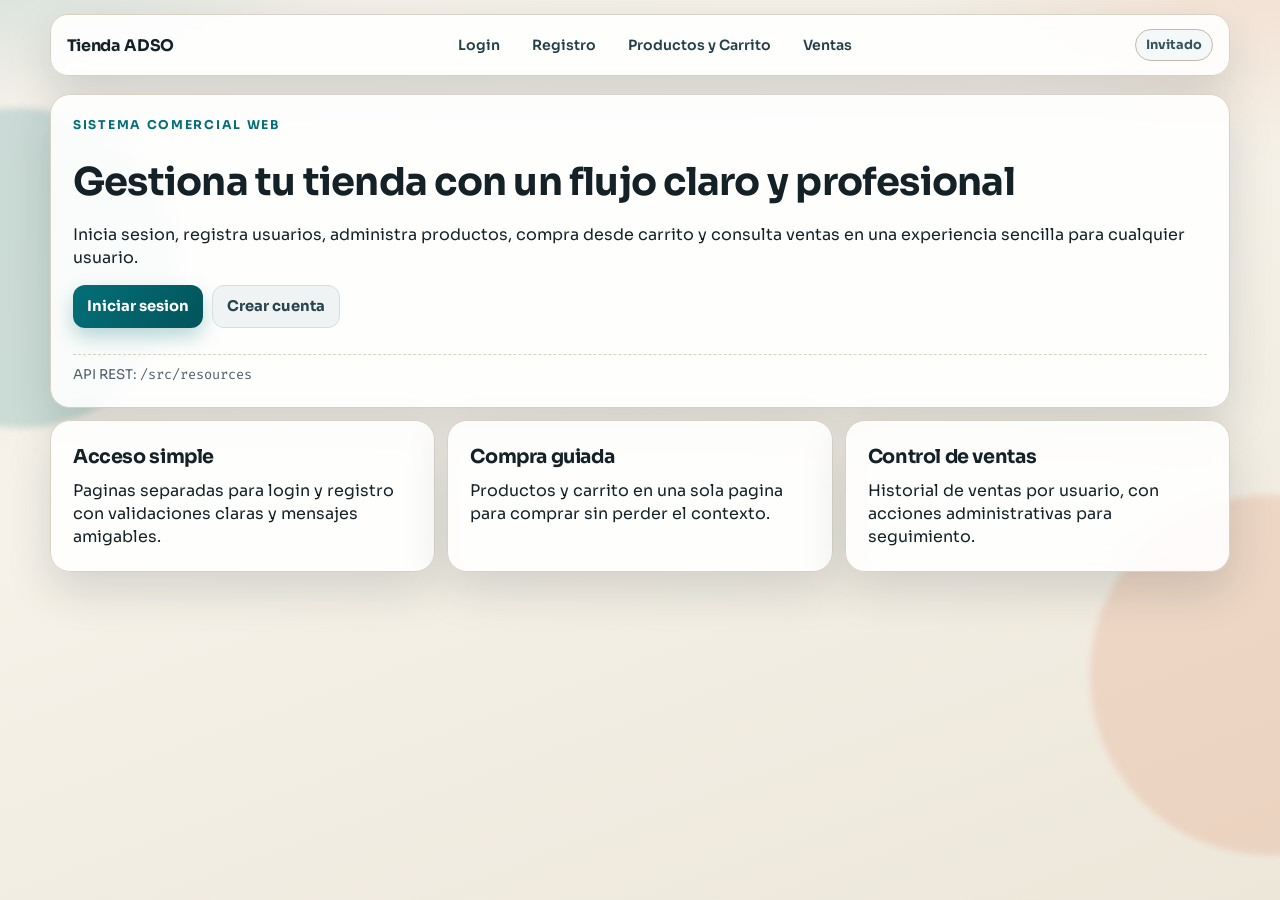
<file: src/main/webapp/index.html>
<!DOCTYPE html>
<html lang="es">

<head>
    <meta charset="UTF-8">
    <meta name="viewport" content="width=device-width, initial-scale=1.0">
    <title>Tienda ADSO | Inicio</title>
    <link rel="preconnect" href="https://fonts.googleapis.com">
    <link rel="preconnect" href="https://fonts.gstatic.com" crossorigin>
    <link
        href="https://fonts.googleapis.com/css2?family=Sora:wght@400;500;600;700&family=Fira+Code:wght@400;500&display=swap"
        rel="stylesheet">
    <link rel="stylesheet" href="assets/styles.css">
</head>

<body data-page="home">
    <div class="atmo atmo-left" aria-hidden="true"></div>
    <div class="atmo atmo-right" aria-hidden="true"></div>

    <header class="topbar container">
        <a class="brand" href="index.html">Tienda ADSO</a>
        <nav class="menu" aria-label="Navegacion principal">
            <a href="login.html">Login</a>
            <a href="registro.html">Registro</a>
            <a href="productos.html">Productos y Carrito</a>
            <a href="ventas.html">Ventas</a>
        </nav>
        <div class="session-tools">
            <span id="user-pill" class="pill">Invitado</span>
            <button id="logout-button" class="btn btn-light hidden" type="button">Cerrar sesion</button>
        </div>
    </header>

    <main class="container hero-home">
        <section class="hero-copy card">
            <p class="kicker">Sistema comercial web</p>
            <h1>Gestiona tu tienda con un flujo claro y profesional</h1>
            <p>
                Inicia sesion, registra usuarios, administra productos, compra desde carrito y consulta ventas
                en una experiencia sencilla para cualquier usuario.
            </p>
            <div class="hero-actions">
                <a id="home-primary-action" class="btn btn-primary" href="login.html">Iniciar sesion</a>
                <a class="btn btn-light" href="registro.html">Crear cuenta</a>
            </div>
            <p class="api-hint">API REST: <span id="api-base" class="mono"></span></p>
        </section>

        <section class="hero-features grid-3">
            <article class="card feature-card">
                <h2>Acceso simple</h2>
                <p>Paginas separadas para login y registro con validaciones claras y mensajes amigables.</p>
            </article>
            <article class="card feature-card">
                <h2>Compra guiada</h2>
                <p>Productos y carrito en una sola pagina para comprar sin perder el contexto.</p>
            </article>
            <article class="card feature-card">
                <h2>Control de ventas</h2>
                <p>Historial de ventas por usuario, con acciones administrativas para seguimiento.</p>
            </article>
        </section>
    </main>

    <div id="toast-region" class="toast-region" aria-live="polite" aria-atomic="true"></div>

    <script src="assets/app.js"></script>
</body>

</html>
</file>
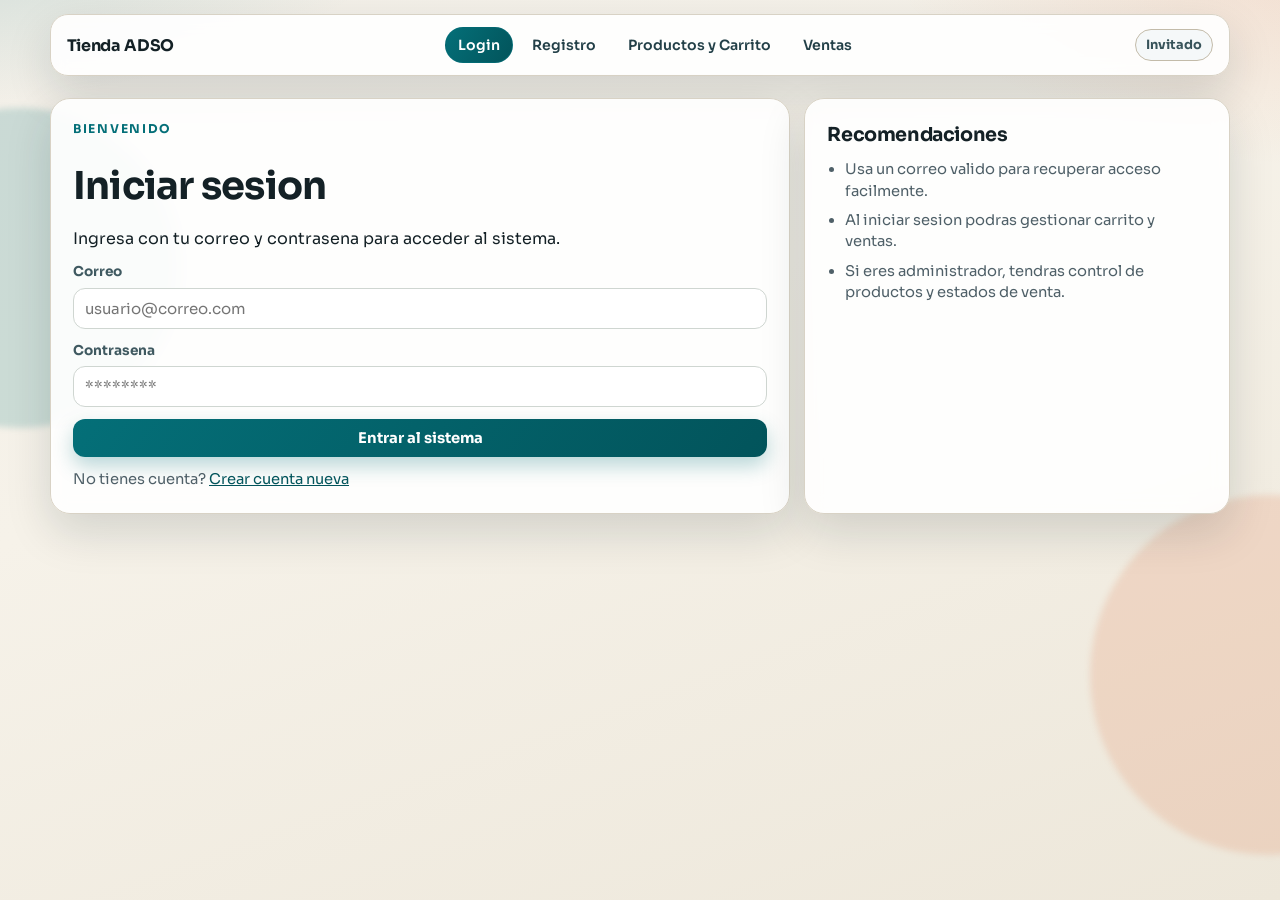
<file: src/main/webapp/login.html>
<!DOCTYPE html>
<html lang="es">

<head>
  <meta charset="UTF-8">
  <meta name="viewport" content="width=device-width, initial-scale=1.0">
  <title>Tienda ADSO | Login</title>
  <link rel="preconnect" href="https://fonts.googleapis.com">
  <link rel="preconnect" href="https://fonts.gstatic.com" crossorigin>
  <link
    href="https://fonts.googleapis.com/css2?family=Sora:wght@400;500;600;700&family=Fira+Code:wght@400;500&display=swap"
    rel="stylesheet">
  <link rel="stylesheet" href="assets/styles.css">
</head>

<body data-page="login">
  <div class="atmo atmo-left" aria-hidden="true"></div>
  <div class="atmo atmo-right" aria-hidden="true"></div>

  <header class="topbar container">
    <a class="brand" href="index.html">Tienda ADSO</a>
    <nav class="menu" aria-label="Navegacion principal">
      <a class="is-current" href="login.html">Login</a>
      <a href="registro.html">Registro</a>
      <a href="productos.html">Productos y Carrito</a>
      <a href="ventas.html">Ventas</a>
    </nav>
    <div class="session-tools">
      <span id="user-pill" class="pill">Invitado</span>
      <button id="logout-button" class="btn btn-light hidden" type="button">Cerrar sesion</button>
    </div>
  </header>

  <main class="container auth-layout">
    <section class="card auth-card">
      <p class="kicker">Bienvenido</p>
      <h1>Iniciar sesion</h1>
      <p>Ingresa con tu correo y contrasena para acceder al sistema.</p>

      <form id="login-form" class="form" novalidate>
        <div class="field">
          <label for="login-correo">Correo</label>
          <input id="login-correo" name="correo" type="email" placeholder="usuario@correo.com" required>
        </div>
        <div class="field">
          <label for="login-password">Contrasena</label>
          <input id="login-password" name="password" type="password" placeholder="********" required>
        </div>
        <button id="login-submit" class="btn btn-primary" type="submit">Entrar al sistema</button>
      </form>

      <p class="muted">No tienes cuenta? <a href="registro.html">Crear cuenta nueva</a></p>
    </section>

    <aside class="card side-info">
      <h2>Recomendaciones</h2>
      <ul class="plain-list">
        <li>Usa un correo valido para recuperar acceso facilmente.</li>
        <li>Al iniciar sesion podras gestionar carrito y ventas.</li>
        <li>Si eres administrador, tendras control de productos y estados de venta.</li>
      </ul>
    </aside>
  </main>

  <div id="toast-region" class="toast-region" aria-live="polite" aria-atomic="true"></div>

  <script src="assets/app.js"></script>
</body>

</html>
</file>
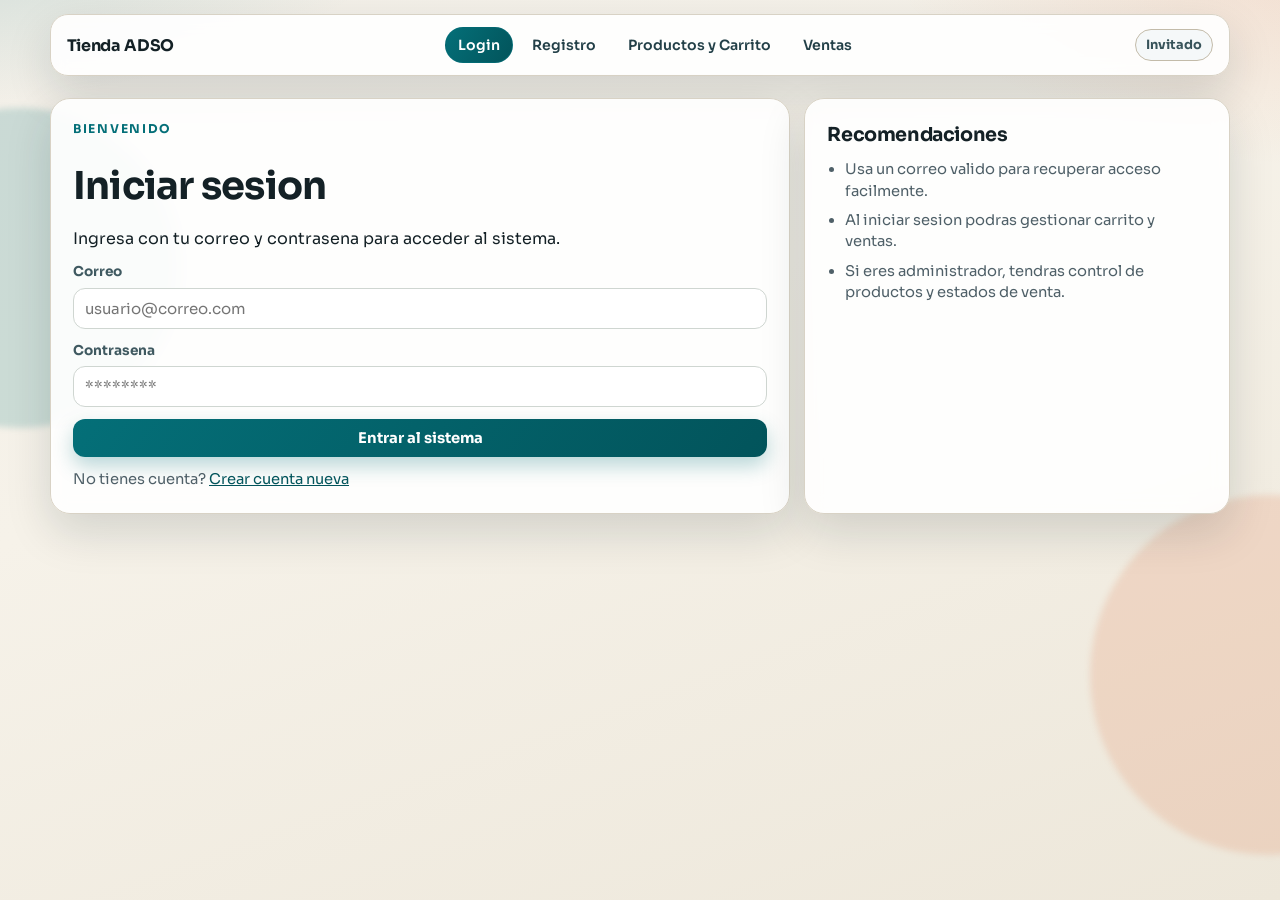
<file: src/main/webapp/productos.html>
<!DOCTYPE html>
<html lang="es">

<head>
  <meta charset="UTF-8">
  <meta name="viewport" content="width=device-width, initial-scale=1.0">
  <title>Tienda ADSO | Productos y Carrito</title>
  <link rel="preconnect" href="https://fonts.googleapis.com">
  <link rel="preconnect" href="https://fonts.gstatic.com" crossorigin>
  <link
    href="https://fonts.googleapis.com/css2?family=Sora:wght@400;500;600;700&family=Fira+Code:wght@400;500&display=swap"
    rel="stylesheet">
  <link rel="stylesheet" href="assets/styles.css">
</head>

<body data-page="products">
  <div class="atmo atmo-left" aria-hidden="true"></div>
  <div class="atmo atmo-right" aria-hidden="true"></div>

  <header class="topbar container">
    <a class="brand" href="index.html">Tienda ADSO</a>
    <nav class="menu" aria-label="Navegacion principal">
      <a href="login.html">Login</a>
      <a href="registro.html">Registro</a>
      <a class="is-current" href="productos.html">Productos y Carrito</a>
      <a href="ventas.html">Ventas</a>
    </nav>
    <div class="session-tools">
      <span id="user-pill" class="pill">Invitado</span>
      <button id="logout-button" class="btn btn-light hidden" type="button">Cerrar sesion</button>
    </div>
  </header>

  <main class="container products-layout">
    <section class="card product-zone">
      <div class="section-head">
        <div>
          <p class="kicker">Catalogo</p>
          <h1>Productos disponibles</h1>
        </div>
        <div class="head-actions">
          <label class="check-wrap" for="only-active">
            <input id="only-active" type="checkbox" checked>
            Solo activos
          </label>
          <button id="refresh-products" class="btn btn-light" type="button">Actualizar lista</button>
        </div>
      </div>
      <div id="products-grid" class="product-grid"></div>
    </section>

    <aside class="card cart-zone">
      <p class="kicker">Compra actual</p>
      <h2>Carrito</h2>
      <p id="cart-empty" class="muted">Cargando carrito...</p>
      <ul id="cart-list" class="cart-list"></ul>
      <div class="cart-total">
        <span>Total</span>
        <strong id="cart-total">0.00</strong>
      </div>
      <div class="stack-actions">
        <button id="clear-cart" class="btn btn-light" type="button">Vaciar carrito</button>
        <button id="checkout" class="btn btn-primary" type="button">Finalizar compra</button>
        <button id="refresh-cart" class="btn btn-light" type="button">Recargar carrito</button>
      </div>
      <p class="muted">Al finalizar compra se genera una venta automaticamente.</p>
    </aside>

    <section id="admin-panel" class="card admin-panel hidden">
      <div class="section-head compact">
        <div>
          <p class="kicker">Administracion</p>
          <h2 id="product-form-title">Crear producto</h2>
        </div>
      </div>

      <form id="product-form" class="form form-grid" novalidate>
        <div class="field">
          <label for="prod-nombre">Nombre</label>
          <input id="prod-nombre" name="nombre" type="text" required>
        </div>
        <div class="field">
          <label for="prod-precio">Precio</label>
          <input id="prod-precio" name="precio" type="number" min="0.01" step="0.01" required>
        </div>
        <div class="field full">
          <label for="prod-descripcion">Descripcion</label>
          <textarea id="prod-descripcion" name="descripcion" rows="3"></textarea>
        </div>
        <div class="field">
          <label for="prod-stock">Stock</label>
          <input id="prod-stock" name="stock" type="number" min="0" step="1" required>
        </div>
        <div class="field check-field">
          <label class="check-wrap" for="prod-activo">
            <input id="prod-activo" name="activo" type="checkbox" checked>
            Producto activo
          </label>
        </div>
        <div class="actions-inline full">
          <button id="save-product" class="btn btn-primary" type="submit">Guardar producto</button>
          <button id="cancel-edit-product" class="btn btn-light hidden" type="button">Cancelar edicion</button>
        </div>
      </form>
    </section>
  </main>

  <div id="toast-region" class="toast-region" aria-live="polite" aria-atomic="true"></div>

  <script src="assets/app.js"></script>
</body>

</html>
</file>
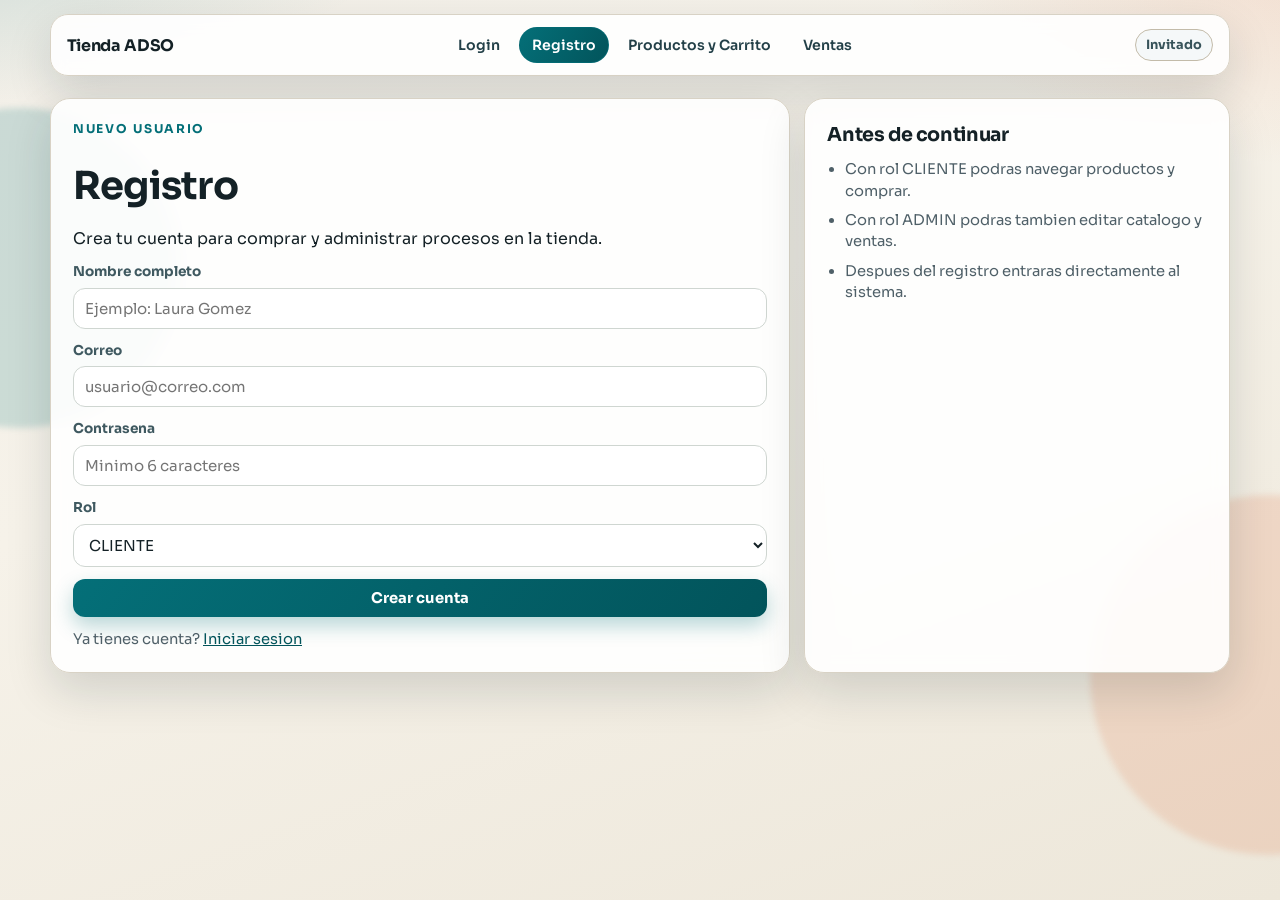
<file: src/main/webapp/registro.html>
<!DOCTYPE html>
<html lang="es">

<head>
  <meta charset="UTF-8">
  <meta name="viewport" content="width=device-width, initial-scale=1.0">
  <title>Tienda ADSO | Registro</title>
  <link rel="preconnect" href="https://fonts.googleapis.com">
  <link rel="preconnect" href="https://fonts.gstatic.com" crossorigin>
  <link
    href="https://fonts.googleapis.com/css2?family=Sora:wght@400;500;600;700&family=Fira+Code:wght@400;500&display=swap"
    rel="stylesheet">
  <link rel="stylesheet" href="assets/styles.css">
</head>

<body data-page="register">
  <div class="atmo atmo-left" aria-hidden="true"></div>
  <div class="atmo atmo-right" aria-hidden="true"></div>

  <header class="topbar container">
    <a class="brand" href="index.html">Tienda ADSO</a>
    <nav class="menu" aria-label="Navegacion principal">
      <a href="login.html">Login</a>
      <a class="is-current" href="registro.html">Registro</a>
      <a href="productos.html">Productos y Carrito</a>
      <a href="ventas.html">Ventas</a>
    </nav>
    <div class="session-tools">
      <span id="user-pill" class="pill">Invitado</span>
      <button id="logout-button" class="btn btn-light hidden" type="button">Cerrar sesion</button>
    </div>
  </header>

  <main class="container auth-layout">
    <section class="card auth-card">
      <p class="kicker">Nuevo usuario</p>
      <h1>Registro</h1>
      <p>Crea tu cuenta para comprar y administrar procesos en la tienda.</p>

      <form id="register-form" class="form" novalidate>
        <div class="field">
          <label for="reg-nombre">Nombre completo</label>
          <input id="reg-nombre" name="nombre" type="text" placeholder="Ejemplo: Laura Gomez" required>
        </div>
        <div class="field">
          <label for="reg-correo">Correo</label>
          <input id="reg-correo" name="correo" type="email" placeholder="usuario@correo.com" required>
        </div>
        <div class="field">
          <label for="reg-password">Contrasena</label>
          <input id="reg-password" name="password" type="password" placeholder="Minimo 6 caracteres" minlength="6"
            required>
        </div>
        <div class="field">
          <label for="reg-rol">Rol</label>
          <select id="reg-rol" name="rol">
            <option value="CLIENTE" selected>CLIENTE</option>
            <option value="ADMIN">ADMIN</option>
          </select>
        </div>
        <button id="register-submit" class="btn btn-primary" type="submit">Crear cuenta</button>
      </form>

      <p class="muted">Ya tienes cuenta? <a href="login.html">Iniciar sesion</a></p>
    </section>

    <aside class="card side-info">
      <h2>Antes de continuar</h2>
      <ul class="plain-list">
        <li>Con rol CLIENTE podras navegar productos y comprar.</li>
        <li>Con rol ADMIN podras tambien editar catalogo y ventas.</li>
        <li>Despues del registro entraras directamente al sistema.</li>
      </ul>
    </aside>
  </main>

  <div id="toast-region" class="toast-region" aria-live="polite" aria-atomic="true"></div>

  <script src="assets/app.js"></script>
</body>

</html>
</file>
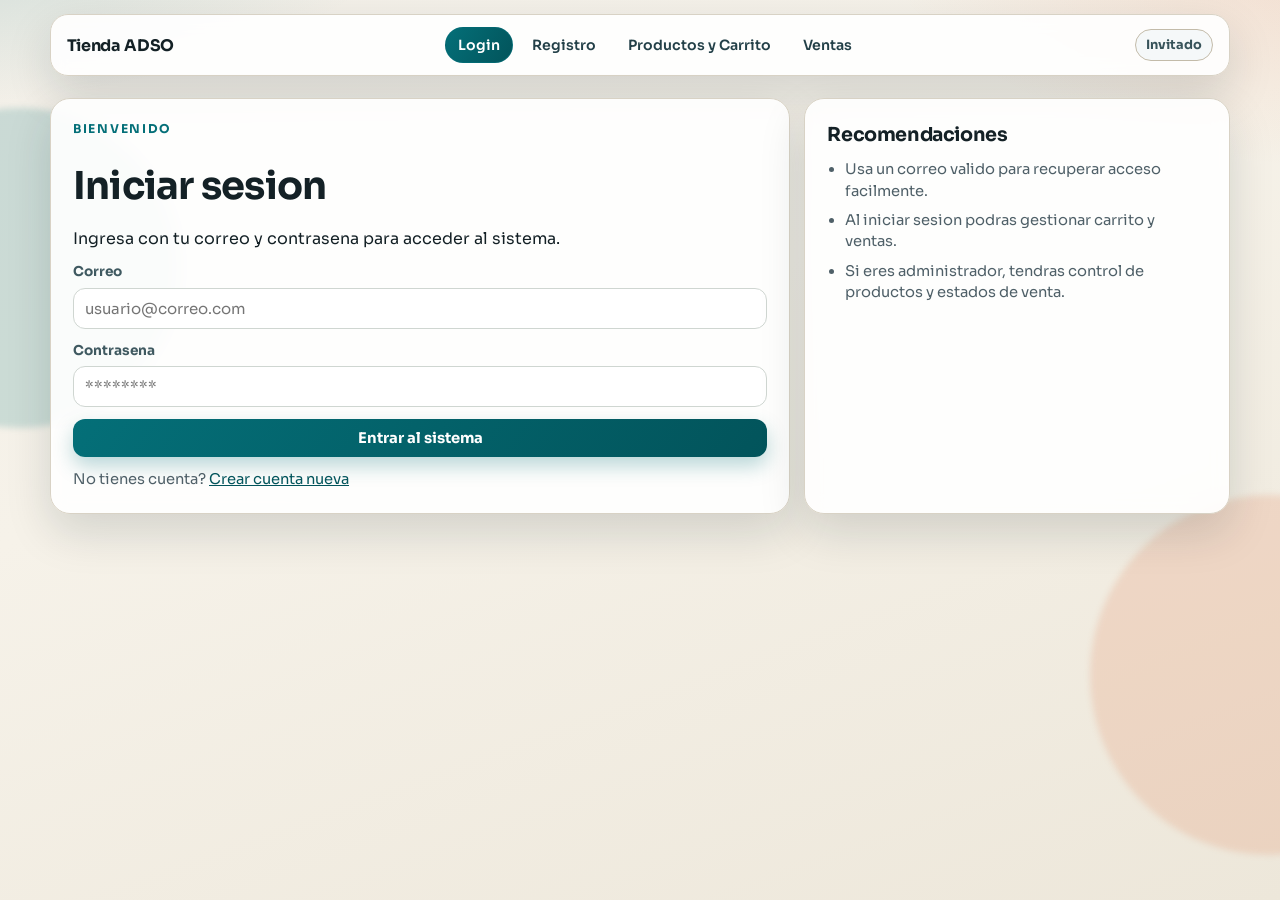
<file: src/main/webapp/ventas.html>
<!DOCTYPE html>
<html lang="es">

<head>
  <meta charset="UTF-8">
  <meta name="viewport" content="width=device-width, initial-scale=1.0">
  <title>Tienda ADSO | Ventas</title>
  <link rel="preconnect" href="https://fonts.googleapis.com">
  <link rel="preconnect" href="https://fonts.gstatic.com" crossorigin>
  <link
    href="https://fonts.googleapis.com/css2?family=Sora:wght@400;500;600;700&family=Fira+Code:wght@400;500&display=swap"
    rel="stylesheet">
  <link rel="stylesheet" href="assets/styles.css">
</head>

<body data-page="sales">
  <div class="atmo atmo-left" aria-hidden="true"></div>
  <div class="atmo atmo-right" aria-hidden="true"></div>

  <header class="topbar container">
    <a class="brand" href="index.html">Tienda ADSO</a>
    <nav class="menu" aria-label="Navegacion principal">
      <a href="login.html">Login</a>
      <a href="registro.html">Registro</a>
      <a href="productos.html">Productos y Carrito</a>
      <a class="is-current" href="ventas.html">Ventas</a>
    </nav>
    <div class="session-tools">
      <span id="user-pill" class="pill">Invitado</span>
      <button id="logout-button" class="btn btn-light hidden" type="button">Cerrar sesion</button>
    </div>
  </header>

  <main class="container sales-layout">
    <section class="card sales-zone">
      <div class="section-head">
        <div>
          <p class="kicker">Seguimiento</p>
          <h1>Ventas</h1>
          <p class="muted">Consulta y controla las ventas registradas en el sistema.</p>
        </div>
        <div class="head-actions">
          <button id="load-my-sales" class="btn btn-primary" type="button">Mis ventas</button>
          <button id="load-all-sales" class="btn btn-light hidden" type="button">Todas las ventas</button>
        </div>
      </div>

      <div id="sales-list" class="sales-grid"></div>
    </section>
  </main>

  <div id="toast-region" class="toast-region" aria-live="polite" aria-atomic="true"></div>

  <script src="assets/app.js"></script>
</body>

</html>
</file>
<file: src/main/webapp/assets/styles.css>
:root {
    --bg: #f2efe8;
    --bg-soft: #fbf9f4;
    --panel: rgba(255, 255, 255, 0.9);
    --panel-strong: #ffffff;
    --line: #d8d2c5;
    --line-strong: #c3bba9;
    --text: #142126;
    --text-soft: #4f6068;
    --brand: #046f78;
    --brand-strong: #02545b;
    --accent: #dd5e2c;
    --ok: #1d7a4a;
    --warn: #9d5d0b;
    --danger: #b63a2f;
    --shadow: 0 18px 45px rgba(15, 32, 40, 0.15);
}

* {
    box-sizing: border-box;
}

html,
body {
    margin: 0;
    padding: 0;
    min-height: 100%;
}

body {
    font-family: "Sora", "Trebuchet MS", sans-serif;
    color: var(--text);
    background:
        radial-gradient(1000px 420px at -10% -15%, rgba(4, 111, 120, 0.22), transparent 58%),
        radial-gradient(900px 440px at 110% -10%, rgba(221, 94, 44, 0.18), transparent 60%),
        linear-gradient(160deg, var(--bg) 0%, #f6f2e9 40%, #ede7da 100%);
    overflow-x: hidden;
    line-height: 1.45;
}

.atmo {
    position: fixed;
    border-radius: 50%;
    pointer-events: none;
    filter: blur(3px);
    z-index: -1;
}

.atmo-left {
    width: 320px;
    height: 320px;
    top: 12%;
    left: -140px;
    background: rgba(4, 111, 120, 0.17);
    animation: float-soft 10s ease-in-out infinite;
}

.atmo-right {
    width: 360px;
    height: 360px;
    right: -170px;
    top: 55%;
    background: rgba(221, 94, 44, 0.15);
    animation: float-soft 11.5s ease-in-out infinite reverse;
}

@keyframes float-soft {
    0%,
    100% {
        transform: translateY(0px);
    }

    50% {
        transform: translateY(-18px);
    }
}

.container {
    width: min(1180px, calc(100% - 28px));
    margin: 0 auto;
}

.topbar {
    margin-top: 14px;
    display: grid;
    grid-template-columns: auto 1fr auto;
    gap: 18px;
    align-items: center;
    background: var(--panel);
    border: 1px solid var(--line);
    border-radius: 18px;
    padding: 12px 16px;
    box-shadow: var(--shadow);
    backdrop-filter: blur(8px);
}

.brand {
    color: var(--text);
    text-decoration: none;
    font-weight: 700;
    letter-spacing: -0.01em;
}

.menu {
    display: flex;
    flex-wrap: wrap;
    gap: 6px;
    justify-content: center;
}

.menu a {
    text-decoration: none;
    color: #234048;
    border-radius: 999px;
    border: 1px solid transparent;
    padding: 7px 12px;
    font-size: 0.88rem;
    font-weight: 600;
    transition: all 0.2s ease;
}

.menu a:hover {
    background: #eef5f6;
    border-color: #d5e2e5;
}

.menu a.is-current {
    background: linear-gradient(120deg, var(--brand), var(--brand-strong));
    color: #ffffff;
    border-color: rgba(4, 111, 120, 0.6);
}

.session-tools {
    display: flex;
    align-items: center;
    gap: 8px;
}

.pill {
    display: inline-flex;
    align-items: center;
    border-radius: 999px;
    border: 1px solid var(--line-strong);
    background: #f5f8f9;
    color: #37535a;
    font-size: 0.8rem;
    font-weight: 700;
    padding: 6px 10px;
}

.pill.pill-auth {
    border-color: rgba(29, 122, 74, 0.35);
    background: rgba(29, 122, 74, 0.13);
    color: var(--ok);
}

.card {
    background: var(--panel);
    border: 1px solid var(--line);
    border-radius: 20px;
    box-shadow: var(--shadow);
    backdrop-filter: blur(8px);
    padding: 22px;
}

h1,
h2,
h3 {
    margin: 0;
    letter-spacing: -0.02em;
}

h1 {
    font-size: clamp(1.6rem, 3vw, 2.4rem);
}

h2 {
    font-size: 1.2rem;
}

h3 {
    font-size: 1rem;
}

p {
    margin: 0;
}

a {
    color: var(--brand-strong);
}

a:hover {
    color: var(--brand);
}

.kicker {
    margin-bottom: 8px;
    text-transform: uppercase;
    letter-spacing: 0.14em;
    font-size: 0.76rem;
    font-weight: 700;
    color: var(--brand);
}

.muted {
    color: var(--text-soft);
    font-size: 0.92rem;
}

.mono {
    font-family: "Fira Code", Consolas, monospace;
    font-size: 0.85rem;
    word-break: break-all;
}

.api-hint {
    margin-top: 14px;
    border-top: 1px dashed var(--line);
    padding-top: 10px;
    color: var(--text-soft);
    font-size: 0.84rem;
}

.btn {
    border: none;
    border-radius: 12px;
    padding: 10px 14px;
    font-family: inherit;
    font-size: 0.92rem;
    font-weight: 700;
    cursor: pointer;
    text-decoration: none;
    display: inline-flex;
    justify-content: center;
    align-items: center;
    gap: 6px;
    transition: transform 0.16s ease, box-shadow 0.16s ease, opacity 0.16s ease;
}

.btn:hover:not(:disabled) {
    transform: translateY(-1px);
}

.btn:disabled {
    opacity: 0.55;
    cursor: not-allowed;
}

.btn-primary {
    color: #ffffff;
    background: linear-gradient(125deg, var(--brand), var(--brand-strong));
    box-shadow: 0 9px 20px rgba(4, 111, 120, 0.28);
}

.btn-light {
    color: #28444c;
    background: #eff3f3;
    border: 1px solid #d5dee0;
}

.btn-danger {
    color: #ffffff;
    background: #bd3a30;
    box-shadow: 0 9px 20px rgba(182, 58, 47, 0.25);
}

.hero-home {
    margin-top: 18px;
    margin-bottom: 22px;
    display: grid;
    gap: 12px;
}

.hero-copy {
    display: grid;
    gap: 12px;
    align-content: start;
    animation: reveal 0.45s ease;
}

.hero-actions {
    display: flex;
    gap: 9px;
    flex-wrap: wrap;
    margin-top: 4px;
}

.grid-3 {
    display: grid;
    grid-template-columns: repeat(3, minmax(0, 1fr));
    gap: 12px;
}

.feature-card {
    display: grid;
    gap: 8px;
    align-content: start;
    min-height: 150px;
}

.auth-layout {
    margin-top: 22px;
    margin-bottom: 22px;
    display: grid;
    grid-template-columns: minmax(0, 2fr) minmax(0, 1.15fr);
    gap: 14px;
}

.auth-card {
    display: grid;
    gap: 12px;
    align-content: start;
}

.side-info {
    display: grid;
    gap: 10px;
    align-content: start;
}

.plain-list {
    margin: 0;
    padding-left: 18px;
    display: grid;
    gap: 8px;
    color: var(--text-soft);
    font-size: 0.92rem;
}

.form {
    display: grid;
    gap: 12px;
}

.form-grid {
    grid-template-columns: repeat(2, minmax(0, 1fr));
}

.field {
    display: grid;
    gap: 6px;
}

.field.full {
    grid-column: 1 / -1;
}

label {
    font-size: 0.85rem;
    color: #3f5960;
    font-weight: 700;
}

input,
textarea,
select {
    width: 100%;
    border-radius: 12px;
    border: 1px solid #cfd6d1;
    background: #ffffff;
    color: var(--text);
    font-family: inherit;
    font-size: 0.94rem;
    padding: 10px 11px;
    outline: none;
    transition: border-color 0.2s ease, box-shadow 0.2s ease;
}

textarea {
    resize: vertical;
}

input:focus,
textarea:focus,
select:focus {
    border-color: rgba(4, 111, 120, 0.65);
    box-shadow: 0 0 0 3px rgba(4, 111, 120, 0.15);
}

.products-layout {
    margin-top: 18px;
    margin-bottom: 22px;
    display: grid;
    grid-template-columns: minmax(0, 1.9fr) minmax(300px, 0.95fr);
    gap: 12px;
}

.product-zone,
.cart-zone,
.admin-panel,
.sales-zone {
    display: grid;
    gap: 12px;
    align-content: start;
}

.admin-panel {
    grid-column: 1 / -1;
}

.section-head {
    display: flex;
    justify-content: space-between;
    align-items: flex-start;
    gap: 12px;
    flex-wrap: wrap;
}

.section-head.compact {
    margin-bottom: 2px;
}

.head-actions {
    display: flex;
    flex-wrap: wrap;
    gap: 8px;
    align-items: center;
}

.check-wrap {
    display: inline-flex;
    align-items: center;
    gap: 7px;
    color: #405a61;
    font-size: 0.86rem;
    font-weight: 600;
}

.check-wrap input {
    width: 16px;
    height: 16px;
    margin: 0;
}

.check-field {
    align-content: center;
}

.actions-inline {
    display: flex;
    flex-wrap: wrap;
    gap: 9px;
}

.product-grid {
    display: grid;
    grid-template-columns: repeat(2, minmax(0, 1fr));
    gap: 10px;
}

.product-card {
    border: 1px solid #d7dee0;
    border-radius: 14px;
    background: var(--panel-strong);
    padding: 12px;
    display: grid;
    gap: 10px;
}

.product-head {
    display: flex;
    justify-content: space-between;
    align-items: flex-start;
    gap: 8px;
}

.product-badges {
    display: inline-flex;
    gap: 5px;
    flex-wrap: wrap;
}

.badge {
    display: inline-flex;
    align-items: center;
    border-radius: 999px;
    padding: 4px 8px;
    font-size: 0.73rem;
    font-weight: 700;
}

.badge-ok {
    background: rgba(29, 122, 74, 0.14);
    color: var(--ok);
}

.badge-off {
    background: rgba(182, 58, 47, 0.12);
    color: var(--danger);
}

.badge-stock-low {
    background: rgba(157, 93, 11, 0.15);
    color: var(--warn);
}

.product-desc {
    color: var(--text-soft);
    font-size: 0.9rem;
    min-height: 42px;
}

.product-meta {
    color: #3f555d;
    font-size: 0.85rem;
    display: flex;
    flex-wrap: wrap;
    gap: 10px;
}

.product-footer {
    display: flex;
    gap: 8px;
    flex-wrap: wrap;
    align-items: flex-end;
}

.qty-group {
    display: grid;
    gap: 4px;
}

.qty-group input {
    width: 84px;
}

.admin-tools {
    display: flex;
    gap: 8px;
    flex-wrap: wrap;
}

.cart-list {
    list-style: none;
    margin: 0;
    padding: 0;
    display: grid;
    gap: 9px;
    max-height: 430px;
    overflow: auto;
}

.cart-item {
    border: 1px solid #d8e0e2;
    border-radius: 12px;
    background: #ffffff;
    padding: 10px;
    display: grid;
    gap: 8px;
}

.cart-item-top {
    display: flex;
    justify-content: space-between;
    gap: 8px;
    align-items: flex-start;
}

.cart-name {
    font-weight: 700;
    font-size: 0.9rem;
}

.cart-meta {
    font-size: 0.82rem;
    color: #46606a;
}

.cart-controls {
    display: flex;
    gap: 7px;
    flex-wrap: wrap;
    align-items: center;
}

.cart-controls input {
    width: 78px;
}

.cart-total {
    border-top: 1px dashed var(--line);
    padding-top: 10px;
    margin-top: 2px;
    display: flex;
    justify-content: space-between;
    align-items: center;
    font-size: 1rem;
}

.stack-actions {
    display: grid;
    gap: 8px;
}

.sales-layout {
    margin-top: 18px;
    margin-bottom: 22px;
}

.sales-grid {
    display: grid;
    grid-template-columns: repeat(2, minmax(0, 1fr));
    gap: 10px;
}

.sale-card {
    border: 1px solid #d6dde0;
    border-radius: 14px;
    background: #ffffff;
    padding: 12px;
    display: grid;
    gap: 8px;
}

.sale-head {
    display: flex;
    justify-content: space-between;
    gap: 8px;
    align-items: flex-start;
}

.sale-details {
    border-top: 1px dashed #d8e1e2;
    padding-top: 7px;
    display: grid;
    gap: 4px;
}

.sale-row {
    display: grid;
    grid-template-columns: 1fr auto auto;
    gap: 8px;
    font-size: 0.84rem;
    color: #425b63;
}

.sale-toolbar {
    display: flex;
    gap: 7px;
    flex-wrap: wrap;
    align-items: center;
}

.sale-toolbar select {
    max-width: 145px;
}

.empty-box {
    border: 1px dashed #cdd5d7;
    border-radius: 13px;
    background: #f8fbfb;
    color: #5a6e74;
    font-size: 0.92rem;
    padding: 14px;
}

.hidden {
    display: none !important;
}

.toast-region {
    position: fixed;
    right: 12px;
    top: 12px;
    z-index: 2000;
    display: grid;
    gap: 8px;
    max-width: min(420px, calc(100vw - 24px));
}

.toast {
    border-radius: 12px;
    border: 1px solid #d5dce0;
    background: #ffffff;
    box-shadow: 0 14px 35px rgba(0, 0, 0, 0.15);
    padding: 11px 12px;
    font-size: 0.9rem;
    animation: toast-in 0.22s ease;
}

.toast.success {
    border-color: rgba(29, 122, 74, 0.34);
    color: var(--ok);
}

.toast.error {
    border-color: rgba(182, 58, 47, 0.36);
    color: var(--danger);
}

.toast.info {
    border-color: rgba(4, 111, 120, 0.35);
    color: #1c5761;
}

@keyframes reveal {
    from {
        opacity: 0;
        transform: translateY(10px);
    }

    to {
        opacity: 1;
        transform: translateY(0);
    }
}

@keyframes toast-in {
    from {
        opacity: 0;
        transform: translateX(18px);
    }

    to {
        opacity: 1;
        transform: translateX(0);
    }
}

@media (max-width: 1080px) {
    .products-layout {
        grid-template-columns: 1fr;
    }

    .cart-zone {
        order: 2;
    }

    .admin-panel {
        order: 3;
    }

    .auth-layout,
    .grid-3,
    .sales-grid,
    .product-grid {
        grid-template-columns: 1fr;
    }
}

@media (max-width: 760px) {
    .container {
        width: min(1180px, calc(100% - 16px));
    }

    .topbar {
        grid-template-columns: 1fr;
        justify-items: start;
        gap: 10px;
        border-radius: 14px;
    }

    .menu {
        justify-content: flex-start;
    }

    .menu a {
        font-size: 0.82rem;
    }

    .card {
        border-radius: 14px;
        padding: 16px;
    }

    .btn {
        width: 100%;
    }

    .hero-actions,
    .head-actions,
    .product-footer,
    .admin-tools,
    .sale-toolbar,
    .actions-inline {
        display: grid;
        grid-template-columns: 1fr;
    }

    .form-grid {
        grid-template-columns: 1fr;
    }

    .qty-group input,
    .cart-controls input,
    .sale-toolbar select {
        width: 100%;
        max-width: none;
    }
}
</file>
